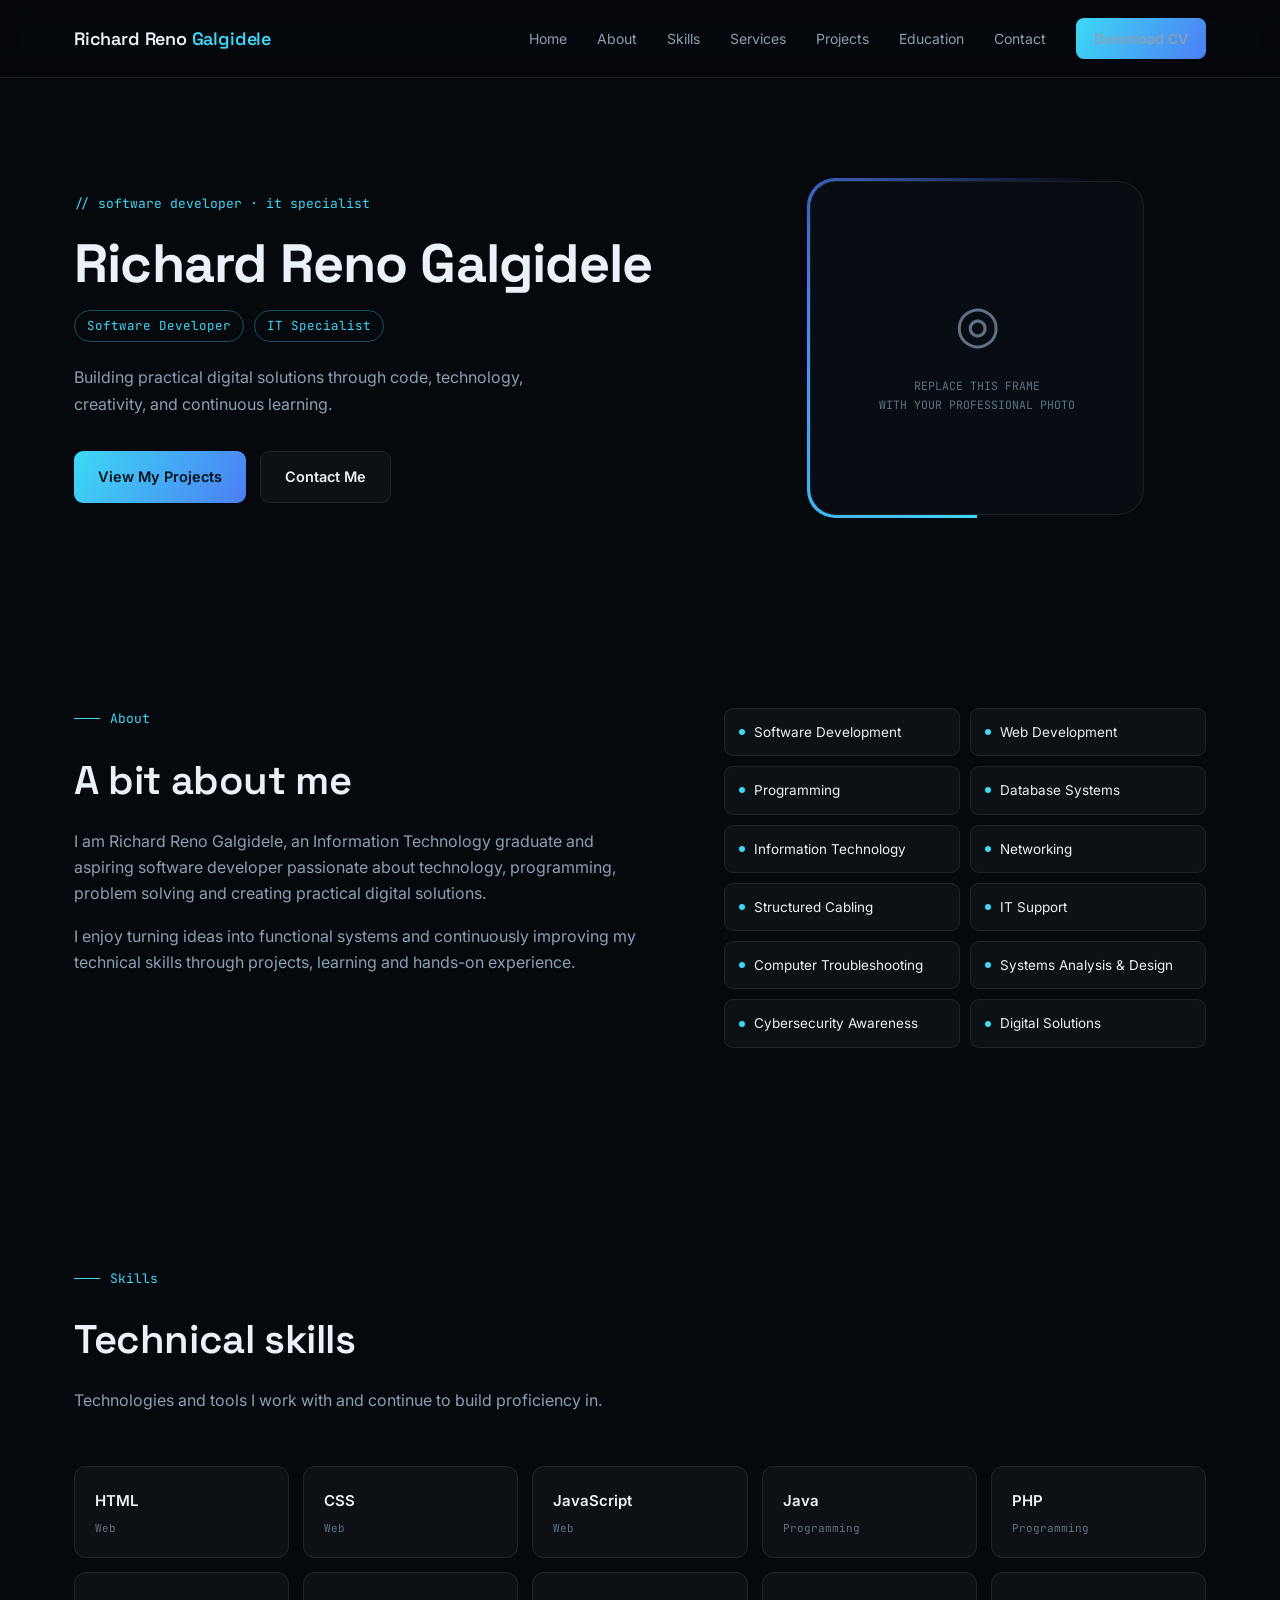
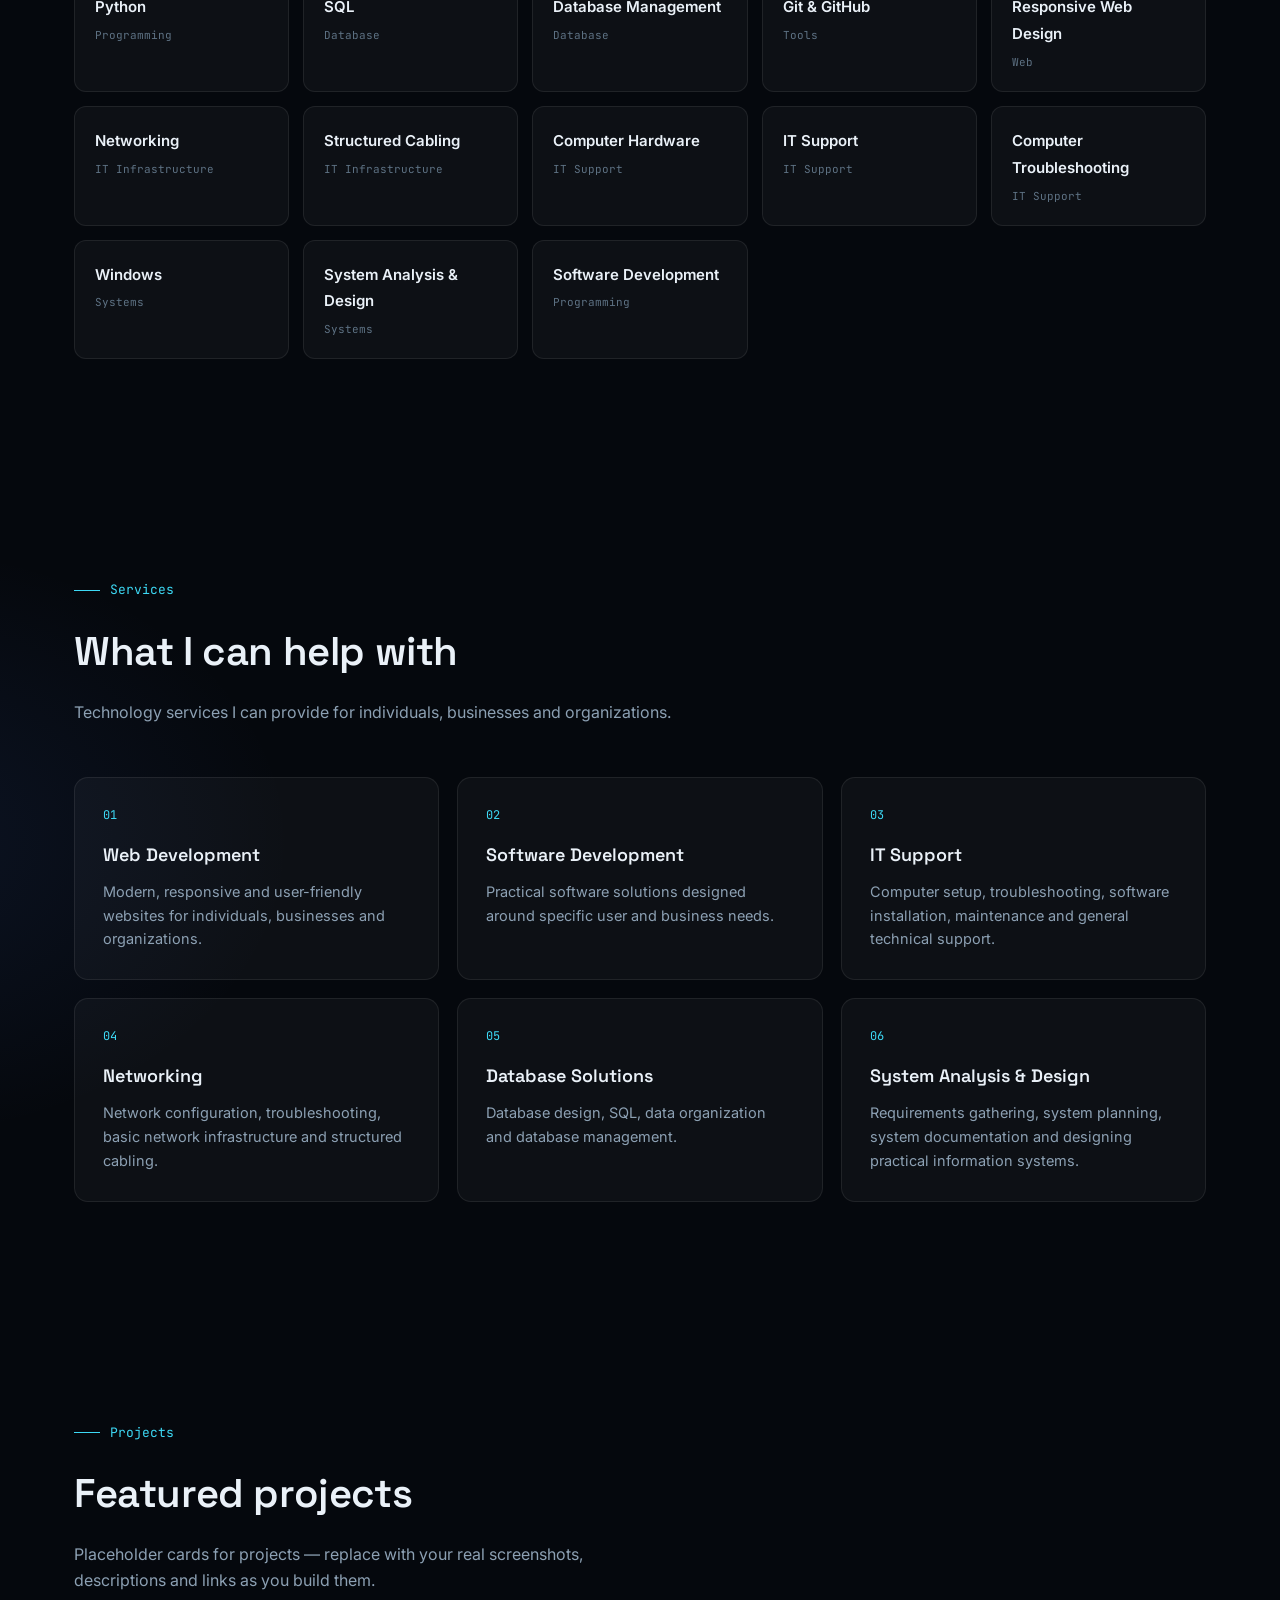
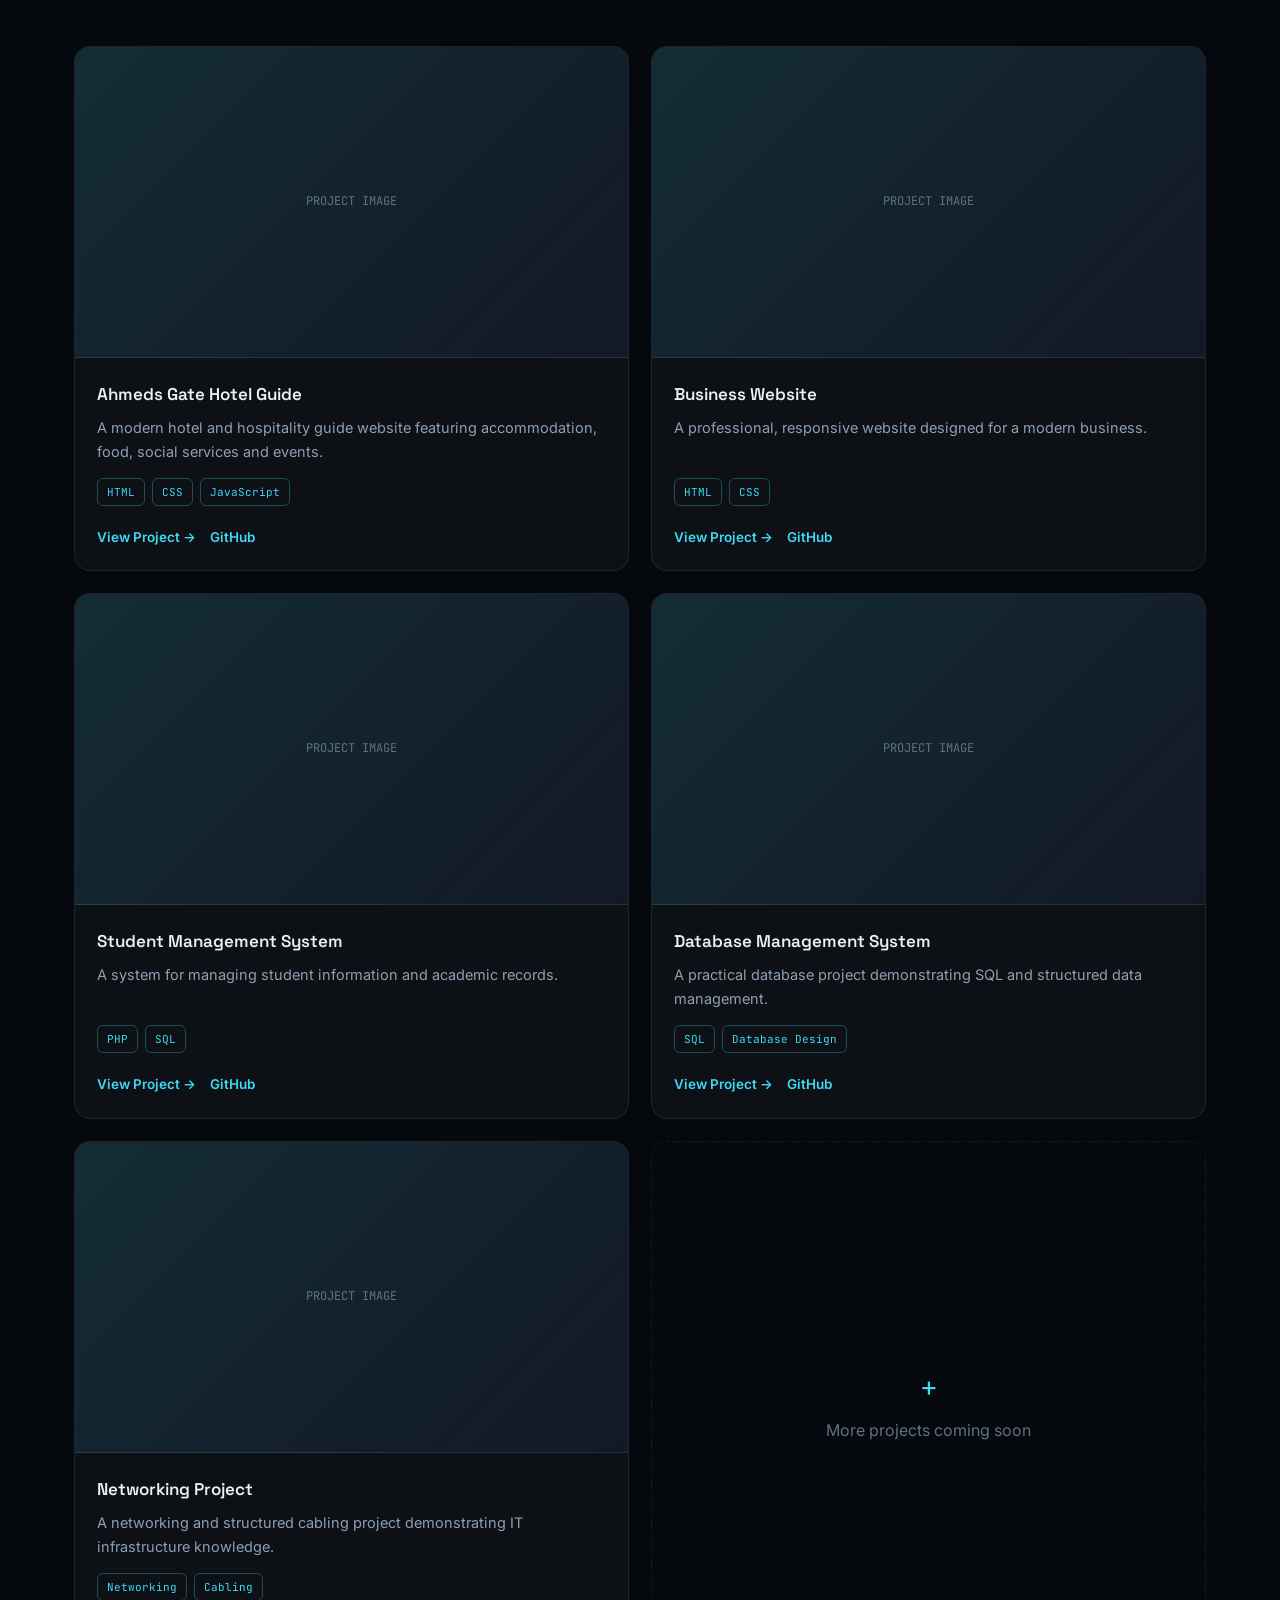
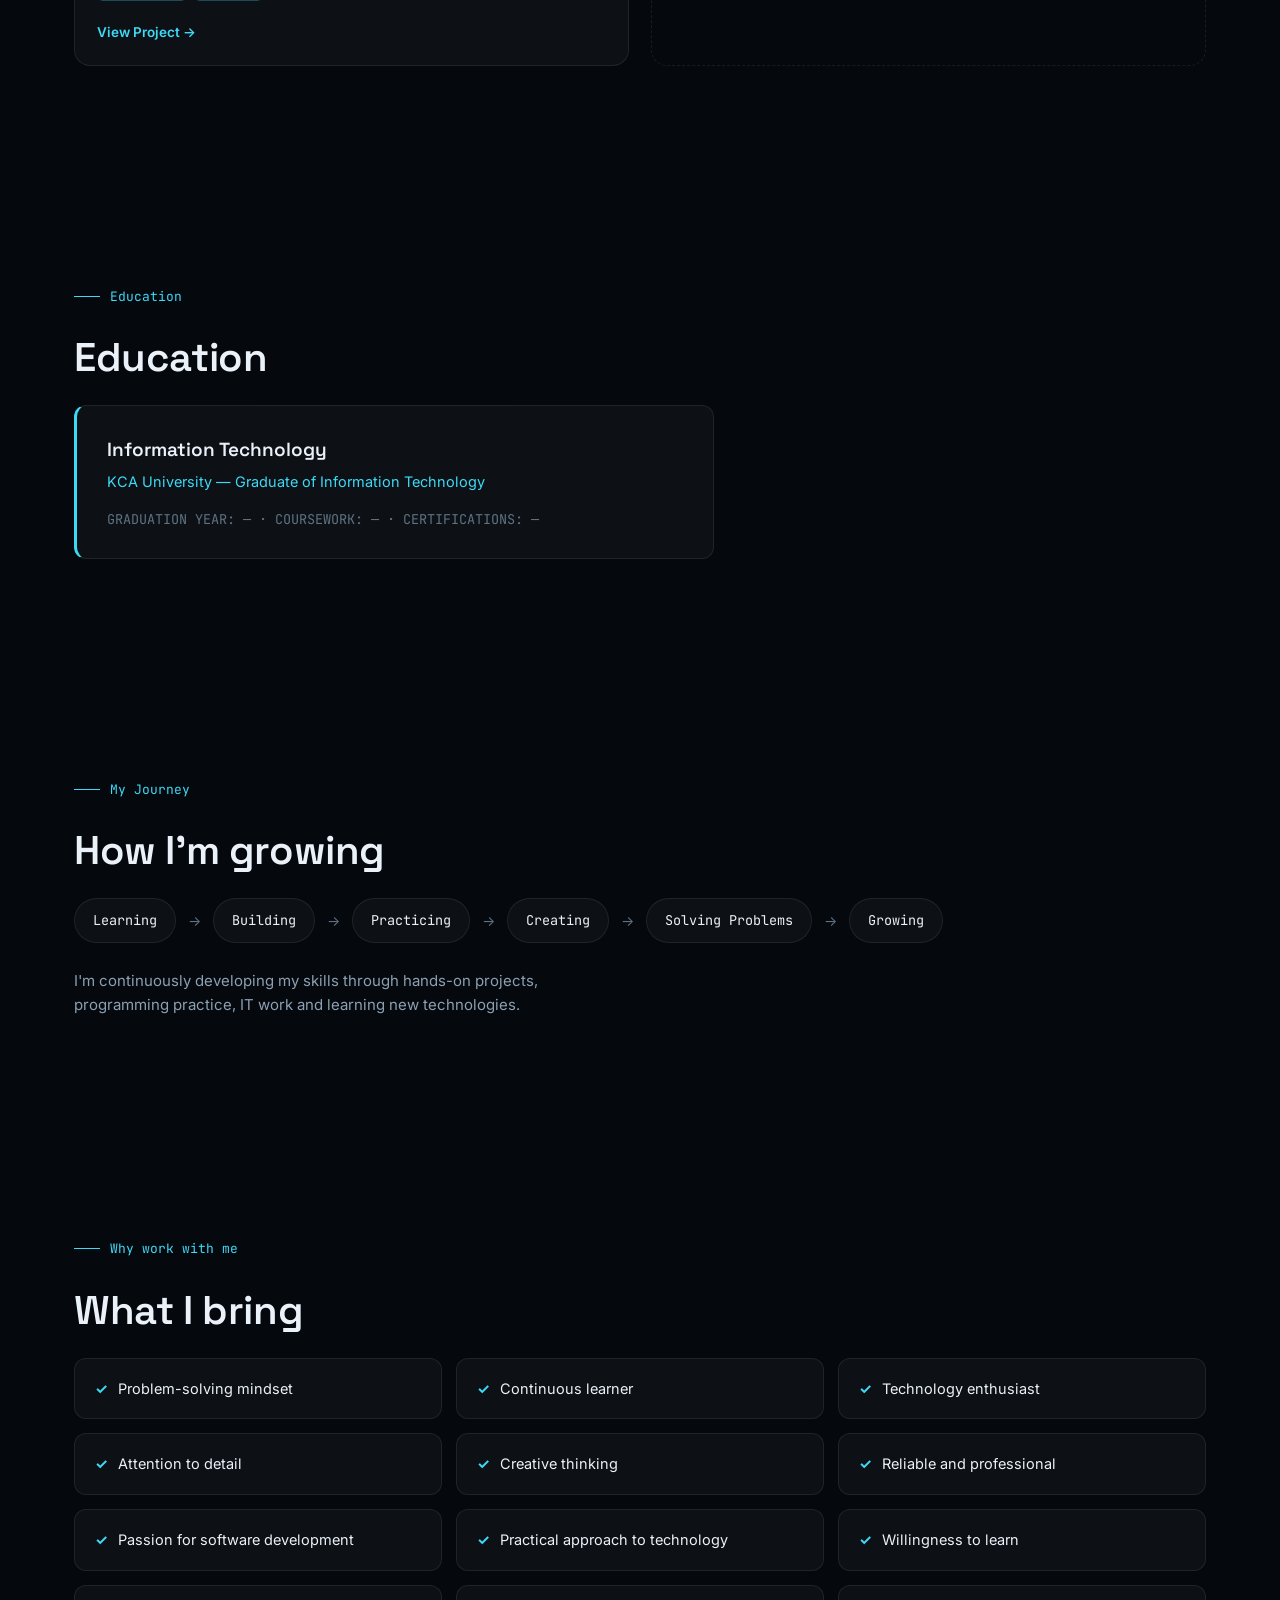
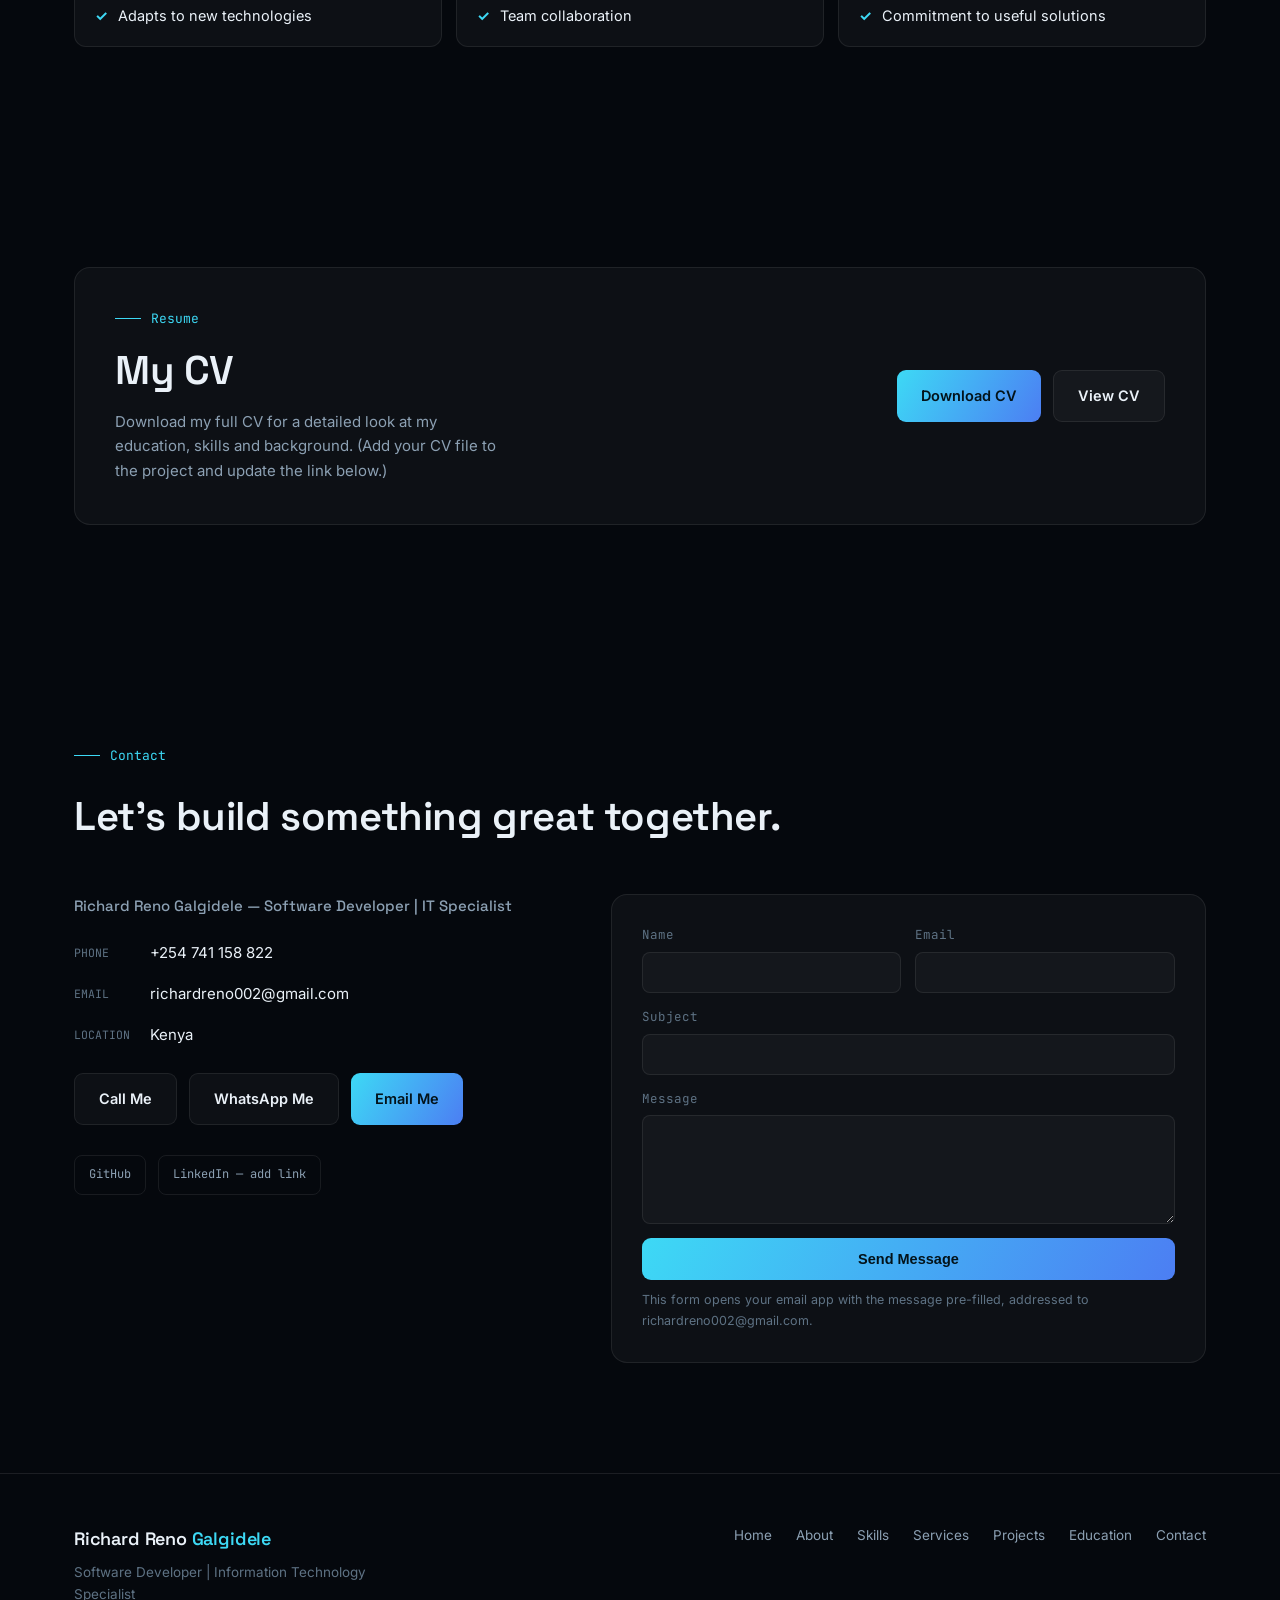
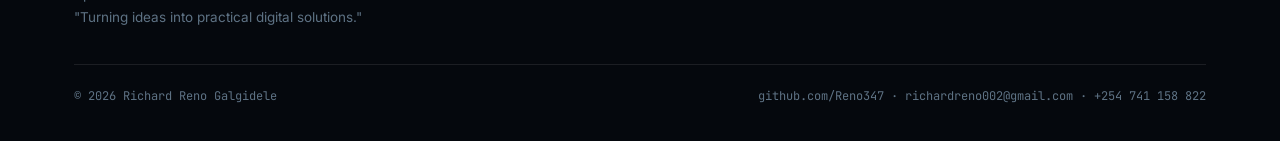
<file: portfolio/richyren-main/richyren-main/index.html>
<!DOCTYPE html>
<html lang="en">
<head>
<meta charset="UTF-8">
<meta name="viewport" content="width=device-width, initial-scale=1.0">
<title>Richard Reno Galgidele — Software Developer &amp; IT Specialist</title>
<meta name="description" content="Portfolio of Richard Reno Galgidele, Software Developer and Information Technology Specialist.">
<link rel="preconnect" href="https://fonts.googleapis.com">
<link rel="preconnect" href="https://fonts.gstatic.com" crossorigin>
<link href="https://fonts.googleapis.com/css2?family=Space+Grotesk:wght@400;500;600;700&family=Inter:wght@400;500;600&family=JetBrains+Mono:wght@400;500&display=swap" rel="stylesheet">
<style>
  :root{
    --bg:#05080D;
    --bg-alt:#080D14;
    --panel:rgba(255,255,255,0.035);
    --panel-border:rgba(255,255,255,0.08);
    --line:rgba(255,255,255,0.09);
    --text:#EAF1F8;
    --muted:#8CA0B3;
    --muted-2:#5E7284;
    --cyan:#3DD9F5;
    --blue:#4C7EF3;
    --grad: linear-gradient(120deg, var(--cyan), var(--blue));
  }
  *{box-sizing:border-box;margin:0;padding:0;}
  html{scroll-behavior:smooth;}
  body{
    background:
      radial-gradient(900px 500px at 85% -10%, rgba(61,217,245,0.10), transparent 60%),
      radial-gradient(700px 500px at -10% 30%, rgba(76,126,243,0.10), transparent 60%),
      var(--bg);
    color:var(--text);
    font-family:'Inter',sans-serif;
    line-height:1.65;
    -webkit-font-smoothing:antialiased;
    overflow-x:hidden;
  }
  h1,h2,h3,.brand{font-family:'Space Grotesk',sans-serif;}
  .mono{font-family:'JetBrains Mono',monospace;}
  a{color:inherit;}
  img{max-width:100%;display:block;}
  .wrap{max-width:1180px;margin:0 auto;padding:0 24px;}
  section{padding:110px 0;}
  .eyebrow{
    font-family:'JetBrains Mono',monospace;
    font-size:13px;color:var(--cyan);
    display:flex;align-items:center;gap:10px;margin-bottom:18px;
  }
  .eyebrow::before{content:"";width:26px;height:1px;background:var(--cyan);display:inline-block;}
  h2.title{font-size:clamp(28px,3.4vw,40px);font-weight:600;letter-spacing:-0.01em;margin-bottom:14px;}
  .lede{color:var(--muted);max-width:60ch;font-size:16px;margin-bottom:52px;}
  header{
    position:sticky;top:0;z-index:100;
    background:rgba(5,8,13,0.72);
    backdrop-filter:blur(14px);
    border-bottom:1px solid var(--line);
  }
  nav.wrap{display:flex;align-items:center;justify-content:space-between;padding:18px 24px;}
  .brand{font-size:18px;font-weight:600;letter-spacing:-0.01em;}
  .brand span{color:var(--cyan);}
  .nav-links{display:flex;align-items:center;gap:30px;}
  .nav-links a{font-size:14px;color:var(--muted);text-decoration:none;transition:color .15s;}
  .nav-links a:hover{color:var(--text);}
  .nav-cta{
    font-size:13px;font-weight:600;padding:9px 18px;border-radius:8px;
    background:var(--grad);color:#03131A;text-decoration:none;white-space:nowrap;
  }
  .hamburger{display:none;flex-direction:column;gap:5px;background:none;border:none;cursor:pointer;padding:6px;}
  .hamburger span{width:22px;height:2px;background:var(--text);display:block;}
  .mobile-menu{display:none;flex-direction:column;gap:2px;padding:0 24px 20px;border-bottom:1px solid var(--line);}
  .mobile-menu.open{display:flex;}
  .mobile-menu a{padding:12px 0;color:var(--muted);text-decoration:none;font-size:15px;border-top:1px solid var(--line);}
  .hero{padding:100px 0 80px;}
  .hero .wrap{display:grid;grid-template-columns:1.15fr 0.85fr;gap:56px;align-items:center;}
  .hero-tag{font-family:'JetBrains Mono',monospace;font-size:13px;color:var(--cyan);margin-bottom:20px;}
  h1.name{font-size:clamp(34px,5vw,54px);font-weight:700;line-height:1.06;letter-spacing:-0.015em;}
  .role-line{
    margin-top:18px;font-size:18px;color:var(--text);
    display:flex;flex-wrap:wrap;gap:10px;align-items:center;
  }
  .role-pill{
    font-family:'JetBrains Mono',monospace;font-size:12.5px;color:var(--cyan);
    border:1px solid rgba(61,217,245,0.35);padding:5px 12px;border-radius:999px;
  }
  .intro{color:var(--muted);margin-top:22px;max-width:52ch;font-size:16px;}
  .hero-actions{display:flex;gap:14px;margin-top:34px;flex-wrap:wrap;}
  .btn{
    display:inline-flex;align-items:center;gap:8px;
    padding:13px 24px;border-radius:9px;font-size:14.5px;font-weight:600;
    text-decoration:none;border:1px solid var(--panel-border);transition:transform .15s, border-color .15s;
  }
  .btn:hover{transform:translateY(-1px);}
  .btn-primary{background:var(--grad);color:#03131A;border:none;}
  .btn-ghost{color:var(--text);background:var(--panel);}
  .btn-ghost:hover{border-color:var(--cyan);}
  .photo-frame{
    position:relative;width:100%;max-width:340px;margin:0 auto;aspect-ratio:1/1;
    border-radius:28px;padding:3px;
    background:conic-gradient(from 180deg, var(--cyan), var(--blue), transparent 60%);
  }
  .photo-inner{
    width:100%;height:100%;border-radius:26px;background:var(--bg-alt);
    display:flex;align-items:center;justify-content:center;flex-direction:column;gap:10px;
    border:1px solid var(--panel-border);overflow:hidden;
  }
  .photo-placeholder-icon{font-size:52px;color:var(--muted-2);}
  .photo-hint{font-family:'JetBrains Mono',monospace;font-size:11.5px;color:var(--muted-2);text-align:center;padding:0 20px;}
  .about-grid{display:grid;grid-template-columns:1.1fr 0.9fr;gap:60px;align-items:start;}
  .about-text p{color:var(--muted);margin-bottom:16px;max-width:58ch;}
  .interest-grid{display:grid;grid-template-columns:repeat(2,1fr);gap:10px;}
  .interest-item{
    font-size:13.5px;color:var(--text);background:var(--panel);border:1px solid var(--panel-border);
    padding:12px 14px;border-radius:9px;display:flex;align-items:center;gap:9px;
  }
  .interest-item::before{content:"";width:6px;height:6px;border-radius:50%;background:var(--cyan);flex:none;}
  .skills-grid{display:grid;grid-template-columns:repeat(auto-fill,minmax(190px,1fr));gap:14px;}
  .skill-card{
    background:var(--panel);border:1px solid var(--panel-border);border-radius:12px;
    padding:20px;transition:transform .18s ease, border-color .18s ease, background .18s ease;
  }
  .skill-card:hover{transform:translateY(-4px);border-color:rgba(61,217,245,0.4);background:rgba(255,255,255,0.06);}
  .skill-name{font-size:15px;font-weight:600;}
  .skill-cat{font-family:'JetBrains Mono',monospace;font-size:11px;color:var(--muted-2);margin-top:6px;display:block;}
  .services-grid{display:grid;grid-template-columns:repeat(3,1fr);gap:18px;}
  .service-card{
    background:var(--panel);border:1px solid var(--panel-border);border-radius:14px;padding:28px;
    transition:border-color .18s ease, transform .18s ease;
  }
  .service-card:hover{border-color:rgba(61,217,245,0.35);transform:translateY(-3px);}
  .service-num{font-family:'JetBrains Mono',monospace;font-size:12px;color:var(--cyan);}
  .service-card h3{font-size:18px;font-weight:600;margin:14px 0 10px;}
  .service-card p{color:var(--muted);font-size:14.5px;}
  .projects-grid{display:grid;grid-template-columns:repeat(2,1fr);gap:22px;}
  .project-card{
    background:var(--panel);border:1px solid var(--panel-border);border-radius:16px;overflow:hidden;
    display:flex;flex-direction:column;transition:border-color .18s ease, transform .18s ease;
  }
  .project-card:hover{border-color:rgba(61,217,245,0.35);transform:translateY(-3px);}
  .project-thumb{
    aspect-ratio:16/9;background:
      linear-gradient(135deg, rgba(61,217,245,0.14), rgba(76,126,243,0.08));
    display:flex;align-items:center;justify-content:center;
    font-family:'JetBrains Mono',monospace;font-size:12px;color:var(--muted-2);border-bottom:1px solid var(--panel-border);
  }
  .project-body{padding:22px;flex:1;display:flex;flex-direction:column;}
  .project-body h3{font-size:17px;font-weight:600;margin-bottom:8px;}
  .project-body p{color:var(--muted);font-size:14.5px;flex:1;}
  .tech-tags{display:flex;flex-wrap:wrap;gap:7px;margin:14px 0;}
  .tech-tag{font-family:'JetBrains Mono',monospace;font-size:11px;color:var(--cyan);border:1px solid rgba(61,217,245,0.3);padding:4px 9px;border-radius:6px;}
  .project-links{display:flex;gap:14px;margin-top:6px;}
  .project-links a{font-size:13.5px;font-weight:600;color:var(--cyan);text-decoration:none;}
  .project-links a:hover{text-decoration:underline;}
  .future-card{
    border:1px dashed var(--panel-border);border-radius:16px;
    display:flex;align-items:center;justify-content:center;flex-direction:column;gap:8px;
    padding:40px 20px;color:var(--muted-2);text-align:center;
  }
  .future-card .plus{font-size:28px;color:var(--cyan);}
  .edu-card{
    background:var(--panel);border:1px solid var(--panel-border);border-left:3px solid var(--cyan);
    border-radius:12px;padding:28px 30px;max-width:640px;
  }
  .edu-card h3{font-size:19px;font-weight:600;}
  .edu-card .school{color:var(--cyan);font-size:14.5px;margin-top:4px;}
  .edu-card .meta{color:var(--muted-2);font-size:13.5px;margin-top:14px;font-family:'JetBrains Mono',monospace;}
  .journey-row{display:flex;flex-wrap:wrap;gap:0;align-items:center;}
  .journey-step{
    font-family:'JetBrains Mono',monospace;font-size:13.5px;color:var(--text);
    background:var(--panel);border:1px solid var(--panel-border);padding:10px 18px;border-radius:999px;
  }
  .journey-arrow{color:var(--muted-2);margin:0 12px;font-size:14px;}
  .journey-note{color:var(--muted);margin-top:26px;max-width:60ch;font-size:15px;}
  .why-grid{display:grid;grid-template-columns:repeat(3,1fr);gap:14px;}
  .why-item{
    background:var(--panel);border:1px solid var(--panel-border);border-radius:12px;padding:18px 20px;
    font-size:14.5px;display:flex;align-items:center;gap:10px;
  }
  .why-item::before{content:"✓";color:var(--cyan);font-weight:700;flex:none;}
  .cv-panel{
    background:var(--panel);border:1px solid var(--panel-border);border-radius:16px;
    padding:40px;display:flex;justify-content:space-between;align-items:center;gap:30px;flex-wrap:wrap;
  }
  .cv-panel p{color:var(--muted);max-width:44ch;font-size:15px;}
  .cv-actions{display:flex;gap:12px;flex-wrap:wrap;}
  .contact-wrap{display:grid;grid-template-columns:0.9fr 1.1fr;gap:50px;}
  .contact-info h3{font-size:15px;color:var(--muted);font-weight:500;margin-bottom:22px;}
  .contact-line{display:flex;align-items:center;gap:12px;margin-bottom:16px;font-size:15px;}
  .contact-line .k{font-family:'JetBrains Mono',monospace;font-size:11.5px;color:var(--muted-2);width:64px;flex:none;}
  .contact-line a{text-decoration:none;color:var(--text);}
  .contact-line a:hover{color:var(--cyan);}
  .contact-cta-row{display:flex;gap:12px;margin-top:26px;flex-wrap:wrap;}
  .social-row{display:flex;gap:12px;margin-top:30px;}
  .social-pill{
    font-family:'JetBrains Mono',monospace;font-size:12px;color:var(--muted);
    border:1px solid var(--panel-border);padding:9px 14px;border-radius:8px;text-decoration:none;
  }
  .social-pill:hover{border-color:var(--cyan);color:var(--cyan);}
  form.contact-form{background:var(--panel);border:1px solid var(--panel-border);border-radius:16px;padding:30px;}
  .form-row{display:grid;grid-template-columns:1fr 1fr;gap:14px;margin-bottom:14px;}
  .field{display:flex;flex-direction:column;gap:6px;}
  .field.full{grid-column:1/-1;}
  label{font-size:12.5px;color:var(--muted-2);font-family:'JetBrains Mono',monospace;}
  input,textarea{
    background:rgba(255,255,255,0.03);border:1px solid var(--panel-border);border-radius:8px;
    padding:11px 13px;color:var(--text);font-family:'Inter',sans-serif;font-size:14px;resize:vertical;
  }
  input:focus,textarea:focus{outline:none;border-color:var(--cyan);}
  .form-note{font-size:12.5px;color:var(--muted-2);margin-top:10px;}
  footer{border-top:1px solid var(--line);padding:50px 0 34px;}
  .footer-grid{display:flex;justify-content:space-between;align-items:flex-start;flex-wrap:wrap;gap:30px;}
  .footer-brand p{color:var(--muted-2);font-size:13.5px;margin-top:8px;max-width:34ch;}
  .footer-links{display:flex;gap:24px;flex-wrap:wrap;}
  .footer-links a{font-size:13.5px;color:var(--muted);text-decoration:none;}
  .footer-links a:hover{color:var(--cyan);}
  .footer-bottom{
    margin-top:36px;padding-top:22px;border-top:1px solid var(--line);
    font-family:'JetBrains Mono',monospace;font-size:12px;color:var(--muted-2);
    display:flex;justify-content:space-between;flex-wrap:wrap;gap:10px;
  }
  @media(max-width:860px){
    .hero .wrap{grid-template-columns:1fr;}
    .photo-frame{order:-1;max-width:220px;}
    .about-grid{grid-template-columns:1fr;}
    .services-grid{grid-template-columns:1fr 1fr;}
    .projects-grid{grid-template-columns:1fr;}
    .why-grid{grid-template-columns:1fr 1fr;}
    .contact-wrap{grid-template-columns:1fr;}
    .form-row{grid-template-columns:1fr;}
    .nav-links{display:none;}
    .hamburger{display:flex;}
    section{padding:70px 0;}
  }
  @media(max-width:520px){
    .services-grid{grid-template-columns:1fr;}
    .why-grid{grid-template-columns:1fr;}
    .interest-grid{grid-template-columns:1fr;}
    .cv-panel{flex-direction:column;align-items:flex-start;}
  }
</style>
</head>
<body>

<header>
  <nav class="wrap">
    <div class="brand">Richard Reno <span>Galgidele</span></div>
    <div class="nav-links">
      <a href="#home">Home</a>
      <a href="#about">About</a>
      <a href="#skills">Skills</a>
      <a href="#services">Services</a>
      <a href="#projects">Projects</a>
      <a href="#education">Education</a>
      <a href="#contact">Contact</a>
      <a href="#cv" class="nav-cta">Download CV</a>
    </div>
    <button class="hamburger" id="hamburgerBtn" aria-label="Menu">
      <span></span><span></span><span></span>
    </button>
  </nav>
  <div class="mobile-menu" id="mobileMenu">
    <a href="#home">Home</a>
    <a href="#about">About</a>
    <a href="#skills">Skills</a>
    <a href="#services">Services</a>
    <a href="#projects">Projects</a>
    <a href="#education">Education</a>
    <a href="#contact">Contact</a>
    <a href="#cv">Download CV</a>
  </div>
</header>

<section class="hero" id="home">
  <div class="wrap">
    <div>
      <div class="hero-tag mono">// software developer · it specialist</div>
      <h1 class="name">Richard Reno Galgidele</h1>
      <div class="role-line">
        <span class="role-pill">Software Developer</span>
        <span class="role-pill">IT Specialist</span>
      </div>
      <p class="intro">Building practical digital solutions through code, technology, creativity, and continuous learning.</p>
      <div class="hero-actions">
        <a href="#projects" class="btn btn-primary">View My Projects</a>
        <a href="#contact" class="btn btn-ghost">Contact Me</a>
      </div>
    </div>
    <div class="photo-frame">
      <div class="photo-inner">
        <div class="photo-placeholder-icon">◎</div>
        <div class="photo-hint">REPLACE THIS FRAME<br>WITH YOUR PROFESSIONAL PHOTO</div>
      </div>
    </div>
  </div>
</section>

<section id="about">
  <div class="wrap about-grid">
    <div>
      <div class="eyebrow">About</div>
      <h2 class="title">A bit about me</h2>
      <div class="about-text">
        <p>I am Richard Reno Galgidele, an Information Technology graduate and aspiring software developer passionate about technology, programming, problem solving and creating practical digital solutions.</p>
        <p>I enjoy turning ideas into functional systems and continuously improving my technical skills through projects, learning and hands-on experience.</p>
      </div>
    </div>
    <div>
      <div class="interest-grid">
        <div class="interest-item">Software Development</div>
        <div class="interest-item">Web Development</div>
        <div class="interest-item">Programming</div>
        <div class="interest-item">Database Systems</div>
        <div class="interest-item">Information Technology</div>
        <div class="interest-item">Networking</div>
        <div class="interest-item">Structured Cabling</div>
        <div class="interest-item">IT Support</div>
        <div class="interest-item">Computer Troubleshooting</div>
        <div class="interest-item">Systems Analysis &amp; Design</div>
        <div class="interest-item">Cybersecurity Awareness</div>
        <div class="interest-item">Digital Solutions</div>
      </div>
    </div>
  </div>
</section>

<section id="skills">
  <div class="wrap">
    <div class="eyebrow">Skills</div>
    <h2 class="title">Technical skills</h2>
    <p class="lede">Technologies and tools I work with and continue to build proficiency in.</p>
    <div class="skills-grid">
      <div class="skill-card"><span class="skill-name">HTML</span><span class="skill-cat">Web</span></div>
      <div class="skill-card"><span class="skill-name">CSS</span><span class="skill-cat">Web</span></div>
      <div class="skill-card"><span class="skill-name">JavaScript</span><span class="skill-cat">Web</span></div>
      <div class="skill-card"><span class="skill-name">Java</span><span class="skill-cat">Programming</span></div>
      <div class="skill-card"><span class="skill-name">PHP</span><span class="skill-cat">Programming</span></div>
      <div class="skill-card"><span class="skill-name">Python</span><span class="skill-cat">Programming</span></div>
      <div class="skill-card"><span class="skill-name">SQL</span><span class="skill-cat">Database</span></div>
      <div class="skill-card"><span class="skill-name">Database Management</span><span class="skill-cat">Database</span></div>
      <div class="skill-card"><span class="skill-name">Git &amp; GitHub</span><span class="skill-cat">Tools</span></div>
      <div class="skill-card"><span class="skill-name">Responsive Web Design</span><span class="skill-cat">Web</span></div>
      <div class="skill-card"><span class="skill-name">Networking</span><span class="skill-cat">IT Infrastructure</span></div>
      <div class="skill-card"><span class="skill-name">Structured Cabling</span><span class="skill-cat">IT Infrastructure</span></div>
      <div class="skill-card"><span class="skill-name">Computer Hardware</span><span class="skill-cat">IT Support</span></div>
      <div class="skill-card"><span class="skill-name">IT Support</span><span class="skill-cat">IT Support</span></div>
      <div class="skill-card"><span class="skill-name">Computer Troubleshooting</span><span class="skill-cat">IT Support</span></div>
      <div class="skill-card"><span class="skill-name">Windows</span><span class="skill-cat">Systems</span></div>
      <div class="skill-card"><span class="skill-name">System Analysis &amp; Design</span><span class="skill-cat">Systems</span></div>
      <div class="skill-card"><span class="skill-name">Software Development</span><span class="skill-cat">Programming</span></div>
    </div>
  </div>
</section>

<section id="services">
  <div class="wrap">
    <div class="eyebrow">Services</div>
    <h2 class="title">What I can help with</h2>
    <p class="lede">Technology services I can provide for individuals, businesses and organizations.</p>
    <div class="services-grid">
      <div class="service-card">
        <div class="service-num mono">01</div>
        <h3>Web Development</h3>
        <p>Modern, responsive and user-friendly websites for individuals, businesses and organizations.</p>
      </div>
      <div class="service-card">
        <div class="service-num mono">02</div>
        <h3>Software Development</h3>
        <p>Practical software solutions designed around specific user and business needs.</p>
      </div>
      <div class="service-card">
        <div class="service-num mono">03</div>
        <h3>IT Support</h3>
        <p>Computer setup, troubleshooting, software installation, maintenance and general technical support.</p>
      </div>
      <div class="service-card">
        <div class="service-num mono">04</div>
        <h3>Networking</h3>
        <p>Network configuration, troubleshooting, basic network infrastructure and structured cabling.</p>
      </div>
      <div class="service-card">
        <div class="service-num mono">05</div>
        <h3>Database Solutions</h3>
        <p>Database design, SQL, data organization and database management.</p>
      </div>
      <div class="service-card">
        <div class="service-num mono">06</div>
        <h3>System Analysis &amp; Design</h3>
        <p>Requirements gathering, system planning, system documentation and designing practical information systems.</p>
      </div>
    </div>
  </div>
</section>

<section id="projects">
  <div class="wrap">
    <div class="eyebrow">Projects</div>
    <h2 class="title">Featured projects</h2>
    <p class="lede">Placeholder cards for projects — replace with your real screenshots, descriptions and links as you build them.</p>
    <div class="projects-grid">

      <div class="project-card">
        <div class="project-thumb">PROJECT IMAGE</div>
        <div class="project-body">
          <h3>Ahmeds Gate Hotel Guide</h3>
          <p>A modern hotel and hospitality guide website featuring accommodation, food, social services and events.</p>
          <div class="tech-tags"><span class="tech-tag">HTML</span><span class="tech-tag">CSS</span><span class="tech-tag">JavaScript</span></div>
          <div class="project-links"><a href="#">View Project →</a><a href="#">GitHub</a></div>
        </div>
      </div>

      <div class="project-card">
        <div class="project-thumb">PROJECT IMAGE</div>
        <div class="project-body">
          <h3>Business Website</h3>
          <p>A professional, responsive website designed for a modern business.</p>
          <div class="tech-tags"><span class="tech-tag">HTML</span><span class="tech-tag">CSS</span></div>
          <div class="project-links"><a href="#">View Project →</a><a href="#">GitHub</a></div>
        </div>
      </div>

      <div class="project-card">
        <div class="project-thumb">PROJECT IMAGE</div>
        <div class="project-body">
          <h3>Student Management System</h3>
          <p>A system for managing student information and academic records.</p>
          <div class="tech-tags"><span class="tech-tag">PHP</span><span class="tech-tag">SQL</span></div>
          <div class="project-links"><a href="#">View Project →</a><a href="#">GitHub</a></div>
        </div>
      </div>

      <div class="project-card">
        <div class="project-thumb">PROJECT IMAGE</div>
        <div class="project-body">
          <h3>Database Management System</h3>
          <p>A practical database project demonstrating SQL and structured data management.</p>
          <div class="tech-tags"><span class="tech-tag">SQL</span><span class="tech-tag">Database Design</span></div>
          <div class="project-links"><a href="#">View Project →</a><a href="#">GitHub</a></div>
        </div>
      </div>

      <div class="project-card">
        <div class="project-thumb">PROJECT IMAGE</div>
        <div class="project-body">
          <h3>Networking Project</h3>
          <p>A networking and structured cabling project demonstrating IT infrastructure knowledge.</p>
          <div class="tech-tags"><span class="tech-tag">Networking</span><span class="tech-tag">Cabling</span></div>
          <div class="project-links"><a href="#">View Project →</a></div>
        </div>
      </div>

      <div class="future-card">
        <div class="plus">+</div>
        <div>More projects coming soon</div>
      </div>

    </div>
  </div>
</section>

<section id="education">
  <div class="wrap">
    <div class="eyebrow">Education</div>
    <h2 class="title">Education</h2>
    <div class="edu-card">
      <h3>Information Technology</h3>
      <div class="school">KCA University — Graduate of Information Technology</div>
      <div class="meta">GRADUATION YEAR: —  ·  COURSEWORK: —  ·  CERTIFICATIONS: —</div>
    </div>
  </div>
</section>

<section id="journey">
  <div class="wrap">
    <div class="eyebrow">My Journey</div>
    <h2 class="title">How I'm growing</h2>
    <div class="journey-row">
      <span class="journey-step">Learning</span><span class="journey-arrow">→</span>
      <span class="journey-step">Building</span><span class="journey-arrow">→</span>
      <span class="journey-step">Practicing</span><span class="journey-arrow">→</span>
      <span class="journey-step">Creating</span><span class="journey-arrow">→</span>
      <span class="journey-step">Solving Problems</span><span class="journey-arrow">→</span>
      <span class="journey-step">Growing</span>
    </div>
    <p class="journey-note">I'm continuously developing my skills through hands-on projects, programming practice, IT work and learning new technologies.</p>
  </div>
</section>

<section id="why">
  <div class="wrap">
    <div class="eyebrow">Why work with me</div>
    <h2 class="title">What I bring</h2>
    <div class="why-grid">
      <div class="why-item">Problem-solving mindset</div>
      <div class="why-item">Continuous learner</div>
      <div class="why-item">Technology enthusiast</div>
      <div class="why-item">Attention to detail</div>
      <div class="why-item">Creative thinking</div>
      <div class="why-item">Reliable and professional</div>
      <div class="why-item">Passion for software development</div>
      <div class="why-item">Practical approach to technology</div>
      <div class="why-item">Willingness to learn</div>
      <div class="why-item">Adapts to new technologies</div>
      <div class="why-item">Team collaboration</div>
      <div class="why-item">Commitment to useful solutions</div>
    </div>
  </div>
</section>

<section id="cv">
  <div class="wrap">
    <div class="cv-panel">
      <div>
        <div class="eyebrow" style="margin-bottom:8px;">Resume</div>
        <h2 class="title" style="margin-bottom:6px;">My CV</h2>
        <p>Download my full CV for a detailed look at my education, skills and background. (Add your CV file to the project and update the link below.)</p>
      </div>
      <div class="cv-actions">
        <a href="cv.pdf" download class="btn btn-primary">Download CV</a>
        <a href="cv.pdf" target="_blank" class="btn btn-ghost">View CV</a>
      </div>
    </div>
  </div>
</section>

<section id="contact">
  <div class="wrap">
    <div class="eyebrow">Contact</div>
    <h2 class="title">Let's build something great together.</h2>
    <div class="contact-wrap" style="margin-top:44px;">
      <div class="contact-info">
        <h3>Richard Reno Galgidele — Software Developer | IT Specialist</h3>
        <div class="contact-line"><span class="k mono">PHONE</span><a href="tel:+254741158822">+254 741 158 822</a></div>
        <div class="contact-line"><span class="k mono">EMAIL</span><a href="mailto:richardreno002@gmail.com">richardreno002@gmail.com</a></div>
        <div class="contact-line"><span class="k mono">LOCATION</span><span>Kenya</span></div>

        <div class="contact-cta-row">
          <a href="tel:+254741158822" class="btn btn-ghost">Call Me</a>
          <a href="https://wa.me/254741158822" target="_blank" rel="noopener" class="btn btn-ghost">WhatsApp Me</a>
          <a href="mailto:richardreno002@gmail.com" class="btn btn-primary">Email Me</a>
        </div>

        <div class="social-row">
          <a href="https://github.com/Reno347" target="_blank" rel="noopener" class="social-pill">GitHub</a>
          <a href="#" class="social-pill">LinkedIn — add link</a>
        </div>
      </div>

      <form class="contact-form" onsubmit="return handleContactSubmit(event)">
        <div class="form-row">
          <div class="field">
            <label>Name</label>
            <input type="text" id="cf-name" required>
          </div>
          <div class="field">
            <label>Email</label>
            <input type="email" id="cf-email" required>
          </div>
        </div>
        <div class="field full" style="margin-bottom:14px;">
          <label>Subject</label>
          <input type="text" id="cf-subject" required>
        </div>
        <div class="field full" style="margin-bottom:14px;">
          <label>Message</label>
          <textarea id="cf-message" rows="5" required></textarea>
        </div>
        <button type="submit" class="btn btn-primary" style="width:100%;justify-content:center;">Send Message</button>
        <p class="form-note">This form opens your email app with the message pre-filled, addressed to richardreno002@gmail.com.</p>
      </form>
    </div>
  </div>
</section>

<footer>
  <div class="wrap">
    <div class="footer-grid">
      <div class="footer-brand">
        <div class="brand">Richard Reno <span>Galgidele</span></div>
        <p>Software Developer | Information Technology Specialist<br>"Turning ideas into practical digital solutions."</p>
      </div>
      <div class="footer-links">
        <a href="#home">Home</a>
        <a href="#about">About</a>
        <a href="#skills">Skills</a>
        <a href="#services">Services</a>
        <a href="#projects">Projects</a>
        <a href="#education">Education</a>
        <a href="#contact">Contact</a>
      </div>
    </div>
    <div class="footer-bottom">
      <span>© 2026 Richard Reno Galgidele</span>
      <span>github.com/Reno347 · richardreno002@gmail.com · +254 741 158 822</span>
    </div>
  </div>
</footer>

<script>
  const hamburgerBtn = document.getElementById('hamburgerBtn');
  const mobileMenu = document.getElementById('mobileMenu');
  hamburgerBtn.addEventListener('click', () => {
    mobileMenu.classList.toggle('open');
  });
  mobileMenu.querySelectorAll('a').forEach(a => {
    a.addEventListener('click', () => mobileMenu.classList.remove('open'));
  });

  function handleContactSubmit(e){
    e.preventDefault();
    const name = document.getElementById('cf-name').value;
    const email = document.getElementById('cf-email').value;
    const subject = document.getElementById('cf-subject').value;
    const message = document.getElementById('cf-message').value;
    const body = `Name: ${name}%0AEmail: ${email}%0A%0A${message}`;
    window.location.href = `mailto:richardreno002@gmail.com?subject=${encodeURIComponent(subject)}&body=${body}`;
    return false;
  }
</script>

</body>
</html>
</file>
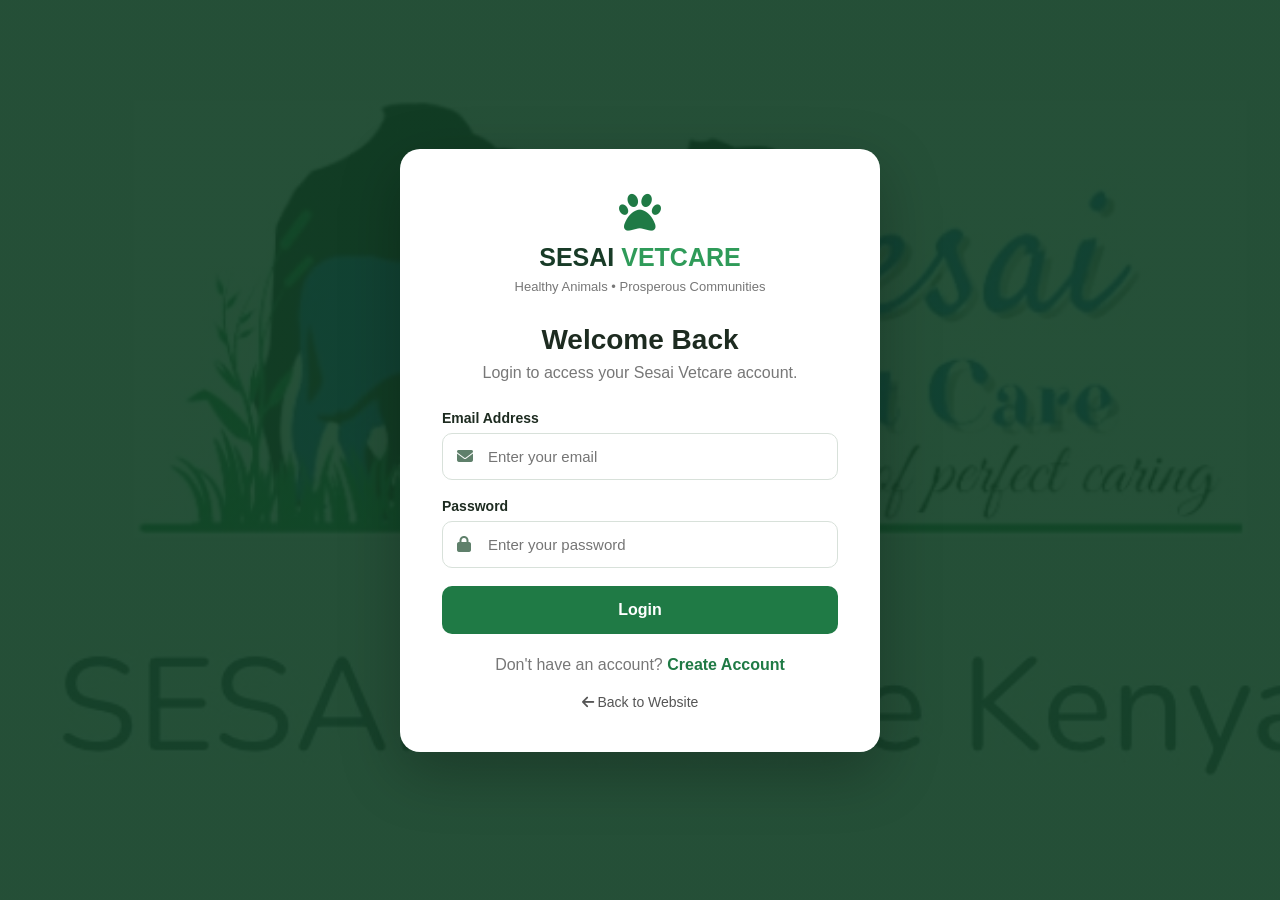
<file: login.html>
<!DOCTYPE html>
<html lang="en">

<head>

    <meta charset="UTF-8">

    <meta name="viewport"
          content="width=device-width, initial-scale=1.0">

    <title>Login | Sesai Vetcare</title>

    <link rel="stylesheet"
          href="https://cdnjs.cloudflare.com/ajax/libs/font-awesome/6.5.2/css/all.min.css">

    <link rel="stylesheet" href="css/auth.css">

</head>

<body>

    <div class="auth-page">

        <div class="auth-card">

            <div class="auth-logo">

                <i class="fa-solid fa-paw"></i>

                <h1>
                    SESAI <span>VETCARE</span>
                </h1>

                <p>
                    Healthy Animals • Prosperous Communities
                </p>

            </div>


            <h2>Welcome Back</h2>

            <p class="auth-subtitle">
                Login to access your Sesai Vetcare account.
            </p>


            <form id="loginForm">

                <div class="input-group">

                    <label for="email">
                        Email Address
                    </label>

                    <div class="input-wrapper">

                        <i class="fa-solid fa-envelope"></i>

                        <input
                            type="email"
                            id="email"
                            placeholder="Enter your email"
                            required>

                    </div>

                </div>


                <div class="input-group">

                    <label for="password">
                        Password
                    </label>

                    <div class="input-wrapper">

                        <i class="fa-solid fa-lock"></i>

                        <input
                            type="password"
                            id="password"
                            placeholder="Enter your password"
                            required>

                    </div>

                </div>


                <button type="submit" class="auth-btn">
                    Login
                </button>

                <div id="loginMessage"></div>

            </form>


            <p class="auth-switch">

                Don't have an account?

                <a href="register.html">
                    Create Account
                </a>

            </p>


            <a href="index.html" class="back-home">

                <i class="fa-solid fa-arrow-left"></i>

                Back to Website

            </a>

        </div>

    </div>


    <script src="js/auth.js"></script>

</body>

</html>
</file>
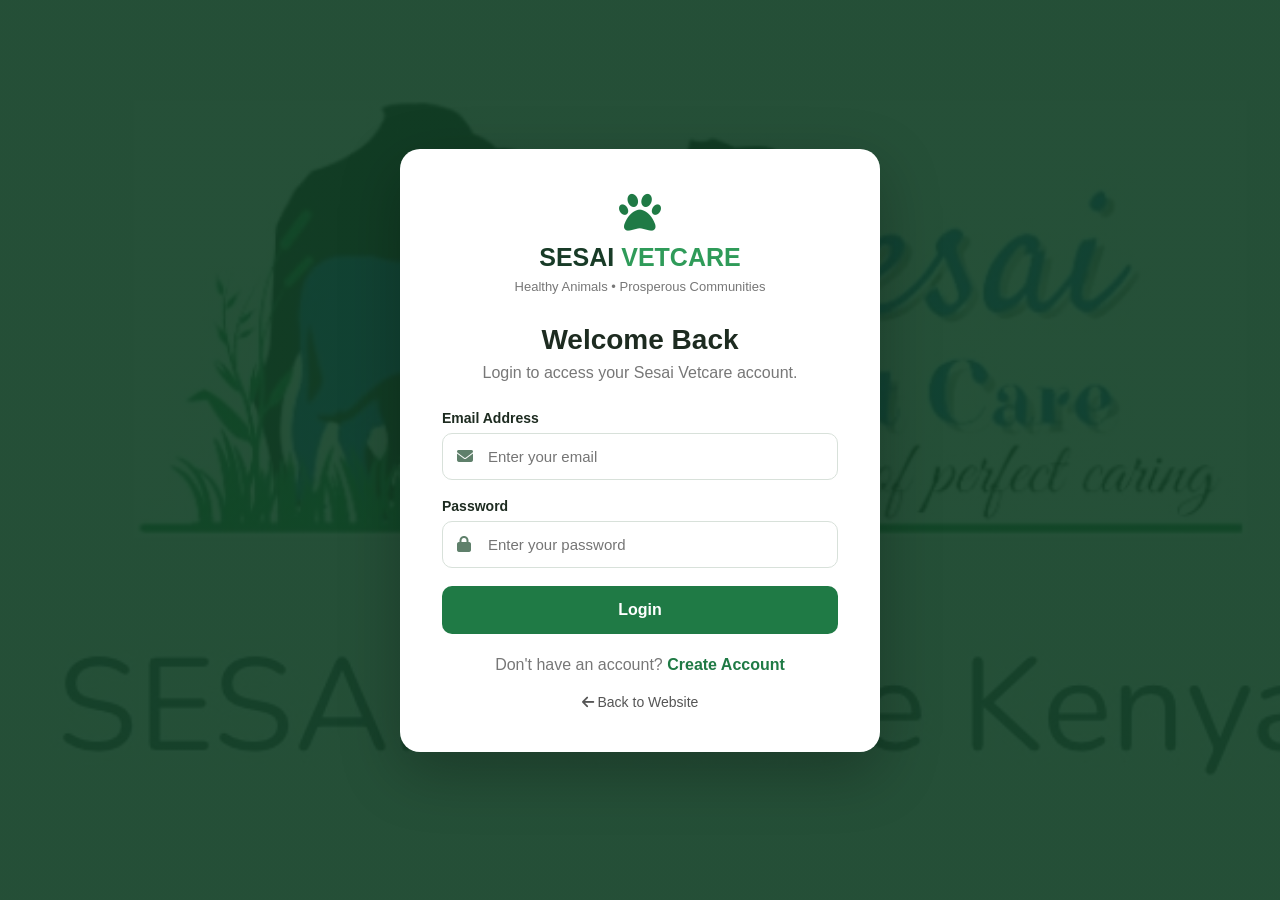
<file: my-appointments.html>
<!DOCTYPE html>
<html lang="en">
<head>
    <meta charset="UTF-8">
    <meta name="viewport" content="width=device-width, initial-scale=1.0">

    <title>My Appointments | Sesai Vetcare</title>

    <link rel="stylesheet" href="css/auth.css">
</head>

<body>
    <div class="auth-page">
        <div class="auth-card" style="max-width: 800px;">

            <h1>My Appointments</h1>
            <p id="welcomeMessage"></p>

            <div id="appointmentsList"></div>

            <p>
                <a href="index.html#appointment">
                    Book another appointment
                </a>
            </p>

            <button type="button" class="auth-btn" id="logoutBtn">
                Logout
            </button>

            <p>
                <a href="index.html">Back to Website</a>
            </p>

        </div>
    </div>

    <script src="js/appointments.js"></script>
</body>
</html>
</file>
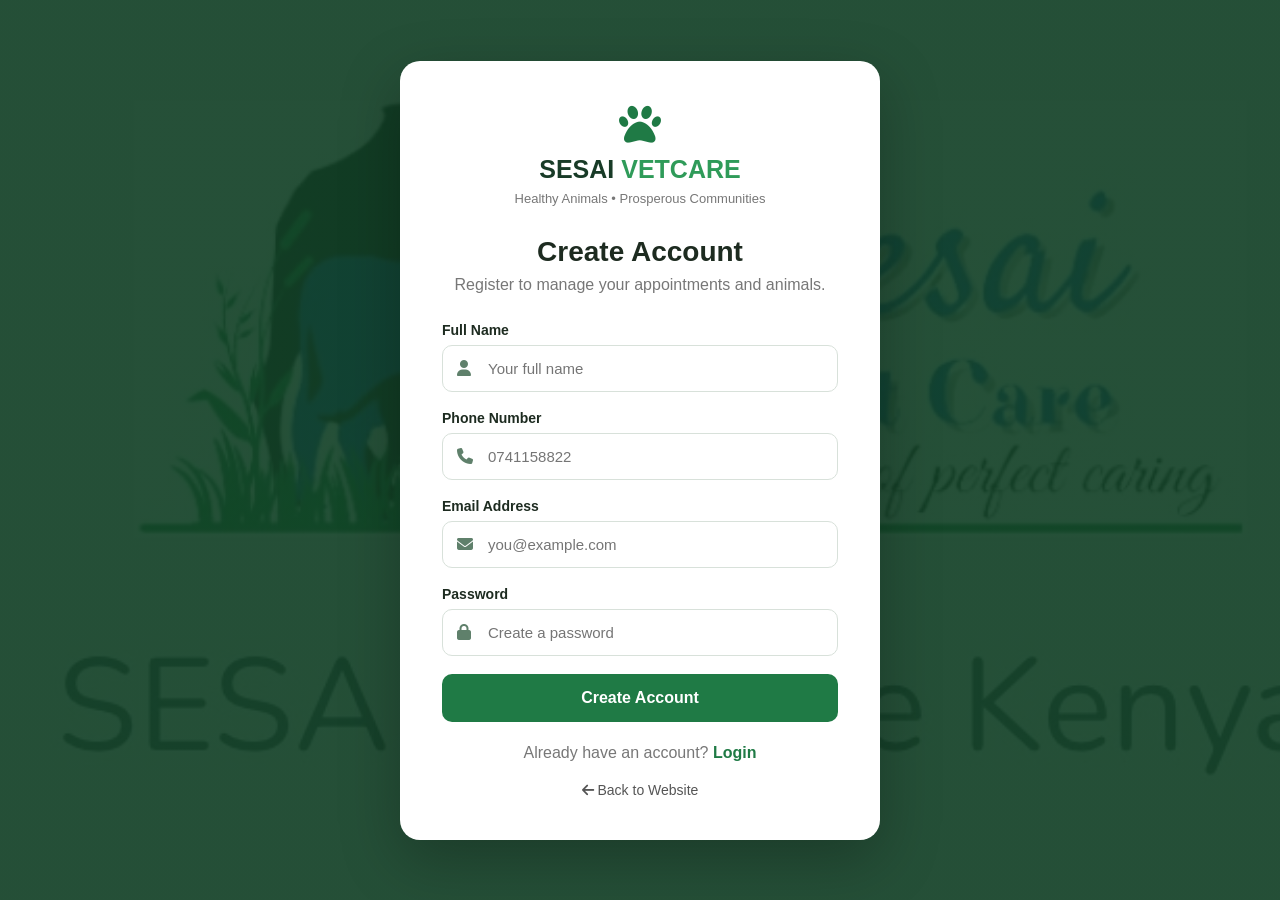
<file: register.html>
<!DOCTYPE html>
<html lang="en">

<head>

    <meta charset="UTF-8">

    <meta name="viewport"
          content="width=device-width, initial-scale=1.0">

    <title>Create Account | Sesai Vetcare</title>

    <link rel="stylesheet"
          href="https://cdnjs.cloudflare.com/ajax/libs/font-awesome/6.5.2/css/all.min.css">

    <link rel="stylesheet" href="css/auth.css">

</head>

<body>

    <div class="auth-page">

        <div class="auth-card">

            <div class="auth-logo">

                <i class="fa-solid fa-paw"></i>

                <h1>
                    SESAI <span>VETCARE</span>
                </h1>

                <p>
                    Healthy Animals • Prosperous Communities
                </p>

            </div>


            <h2>Create Account</h2>

            <p class="auth-subtitle">
                Register to manage your appointments and animals.
            </p>


            <form id="registerForm">

                <div class="input-group">

                    <label for="name">
                        Full Name
                    </label>

                    <div class="input-wrapper">

                        <i class="fa-solid fa-user"></i>

                        <input
                            type="text"
                            id="name"
                            placeholder="Your full name"
                            required>

                    </div>

                </div>


                <div class="input-group">

                    <label for="phone">
                        Phone Number
                    </label>

                    <div class="input-wrapper">

                        <i class="fa-solid fa-phone"></i>

                        <input
                            type="tel"
                            id="phone"
                            placeholder="0741158822"
                            required>

                    </div>

                </div>


                <div class="input-group">

                    <label for="email">
                        Email Address
                    </label>

                    <div class="input-wrapper">

                        <i class="fa-solid fa-envelope"></i>

                        <input
                            type="email"
                            id="email"
                            placeholder="you@example.com"
                            required>

                    </div>

                </div>


                <div class="input-group">

                    <label for="password">
                        Password
                    </label>

                    <div class="input-wrapper">

                        <i class="fa-solid fa-lock"></i>

                        <input
                            type="password"
                            id="password"
                            placeholder="Create a password"
                            required>

                    </div>

                </div>


                <button type="submit" class="auth-btn">
                    Create Account
                </button>

                <div id="registerMessage"></div>

            </form>


            <p class="auth-switch">

                Already have an account?

                <a href="login.html">
                    Login
                </a>

            </p>


            <a href="index.html" class="back-home">

                <i class="fa-solid fa-arrow-left"></i>

                Back to Website

            </a>

        </div>

    </div>


    <script src="js/auth.js"></script>

</body>

</html>
</file>
<file: css/auth.css>
* {
    margin: 0;
    padding: 0;
    box-sizing: border-box;
}

body {
    font-family: "DM Sans", Arial, sans-serif;
    background: #f3f7f2;
    color: #1d2b20;
}

.auth-page {
    min-height: 100vh;
    display: flex;
    align-items: center;
    justify-content: center;
    padding: 30px 20px;

    background:
        linear-gradient(
            rgba(19, 65, 39, 0.92),
            rgba(19, 65, 39, 0.92)
        ),
        url("../images/WhatsApp Image 2026-09-17 at 19.11.36.jpeg");

    background-size: cover;
    background-position: center;
}

.auth-card {
    width: 100%;
    max-width: 480px;

    background: #ffffff;

    padding: 42px;

    border-radius: 20px;

    box-shadow:
        0 20px 60px rgba(0, 0, 0, 0.25);
}

.auth-logo {
    text-align: center;
    margin-bottom: 30px;
}

.auth-logo i {
    font-size: 42px;
    color: #1f7a45;
    margin-bottom: 10px;
}

.auth-logo h1 {
    font-family: "Manrope", sans-serif;
    font-size: 25px;
    color: #183b27;
}

.auth-logo h1 span {
    color: #2f9b59;
}

.auth-logo p {
    margin-top: 7px;
    color: #777;
    font-size: 13px;
}

.auth-card h2 {
    text-align: center;
    font-size: 28px;
    margin-bottom: 8px;
}

.auth-subtitle {
    text-align: center;
    color: #777;
    margin-bottom: 28px;
}

.input-group {
    margin-bottom: 18px;
}

.input-group label {
    display: block;
    margin-bottom: 7px;
    font-weight: 600;
    font-size: 14px;
}

.input-wrapper {
    position: relative;
}

.input-wrapper i {
    position: absolute;
    left: 15px;
    top: 50%;
    transform: translateY(-50%);
    color: #5f806b;
}

.input-wrapper input {
    width: 100%;
    padding: 14px 15px 14px 45px;

    border: 1px solid #d8e1da;
    border-radius: 10px;

    font-size: 15px;

    outline: none;
}

.input-wrapper input:focus {
    border-color: #2f9b59;
    box-shadow: 0 0 0 3px rgba(47, 155, 89, 0.12);
}

.auth-btn {
    width: 100%;
    border: none;

    padding: 15px;

    border-radius: 10px;

    background: #1f7a45;
    color: white;

    font-size: 16px;
    font-weight: 700;

    cursor: pointer;

    transition: 0.2s;
}

.auth-btn:hover {
    background: #176337;
}

.auth-switch {
    text-align: center;
    margin-top: 22px;
    color: #777;
}

.auth-switch a {
    color: #1f7a45;
    font-weight: 700;
    text-decoration: none;
}

.back-home {
    display: block;
    text-align: center;
    margin-top: 20px;

    color: #555;
    text-decoration: none;
    font-size: 14px;
}

.back-home:hover {
    color: #1f7a45;
}

#loginMessage,
#registerMessage {
    margin-top: 15px;
    text-align: center;
    font-size: 14px;
}

@media (max-width: 500px) {

    .auth-card {
        padding: 30px 22px;
    }

    .auth-card h2 {
        font-size: 24px;
    }

}
</file>
